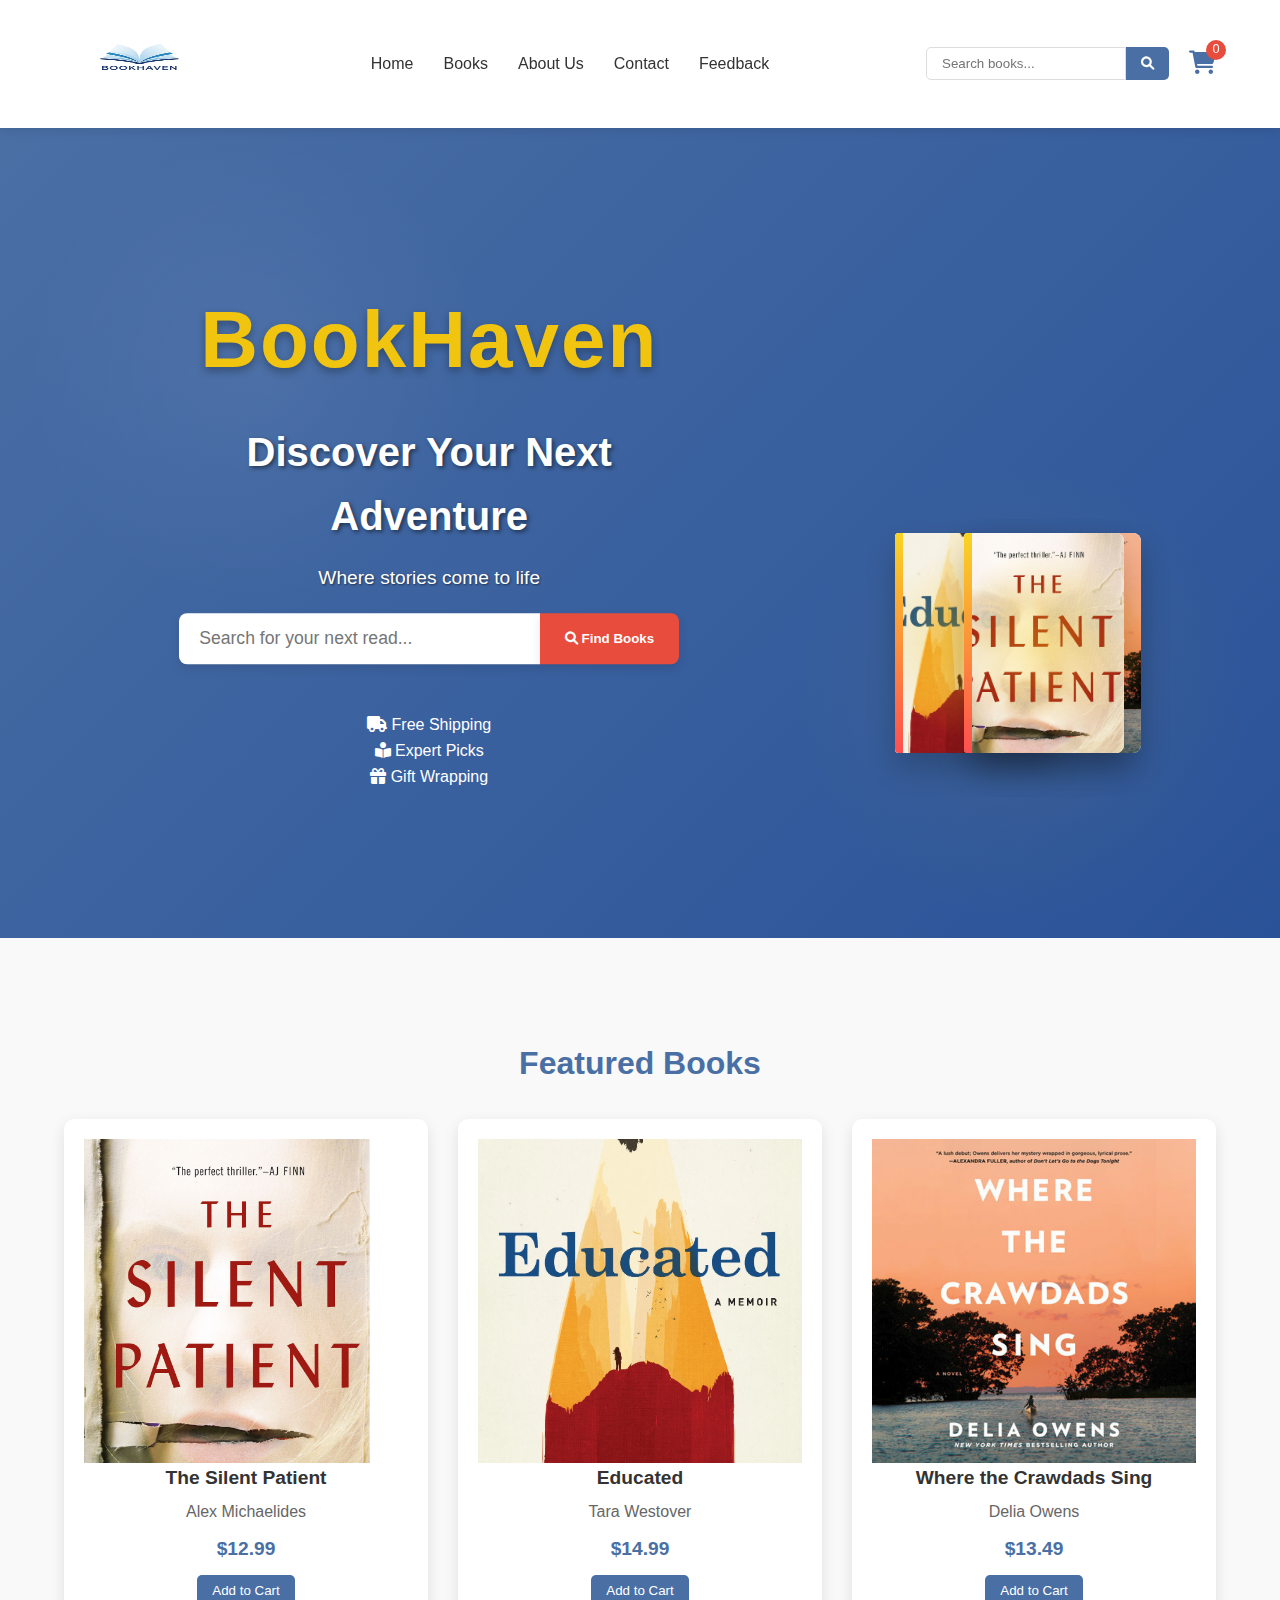
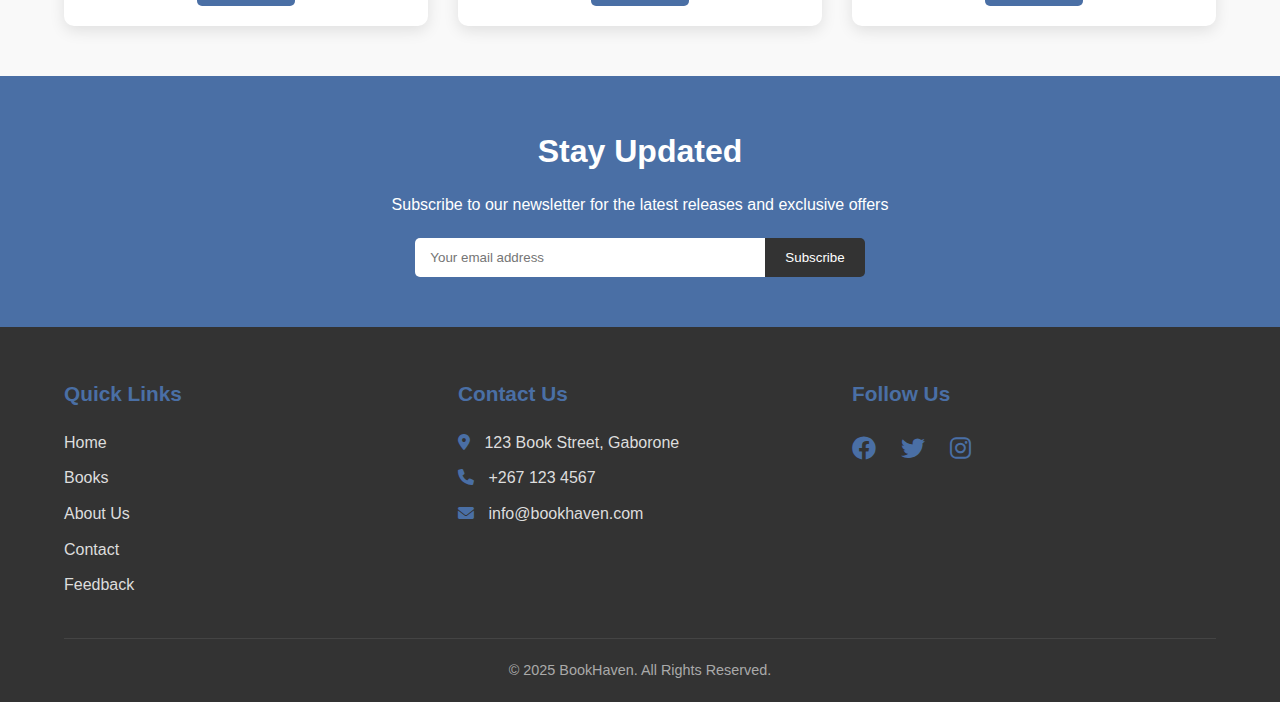
<file: index.html>
<!DOCTYPE html>
<html lang="en">
<head>
    <meta charset="UTF-8">
    <meta name="viewport" content="width=device-width, initial-scale=1.0">
    <title>BookHaven - Your Literary Paradise</title>
    <link rel="stylesheet" href="css/style.css">
    <link rel="stylesheet" href="https://cdnjs.cloudflare.com/ajax/libs/font-awesome/6.0.0-beta3/css/all.min.css">
</head>
<body>
    <header>
        <div class="logo-container">
            <img src="images/logo.png" alt="BookHaven Logo" width="150" height="80">
        </div>
        <nav>
            <ul>
                <li><a href="index.html">Home</a></li>
                <li><a href="books.html">Books</a></li>
                <li><a href="about.html">About Us</a></li>
                <li><a href="contact.html">Contact</a></li>
                <li><a href="feedback.html">Feedback</a></li>
            </ul>
        </nav>
        <div class="search-cart">
            <div class="search-box">
                <input type="text" placeholder="Search books...">
                <button><i class="fas fa-search"></i></button>
            </div>
            <div class="cart">
                <i class="fas fa-shopping-cart"></i>
                <span class="cart-count">0</span>
            </div>
        </div>
    </header>

    <section class="hero">
        <div class="hero-background">
            <!-- Animated particles will be added by JavaScript -->
        </div>
        
        <div class="hero-content">
            <div class="hero-text">
                <div class="store-name">BookHaven</div>
                <h1 class="hero-title">Discover Your Next Adventure</h1>
                <p class="hero-subtitle">Where stories come to life</p>
                
                <div class="hero-search">
                    <input type="text" placeholder="Search for your next read...">
                    <button><i class="fas fa-search"></i> Find Books</button>
                </div>
                
                <div class="hero-highlights">
                    <div class="highlight-item">
                        <i class="fas fa-truck"></i>
                        <span>Free Shipping</span>
                    </div>
                    <div class="highlight-item">
                        <i class="fas fa-book-reader"></i>
                        <span>Expert Picks</span>
                    </div>
                    <div class="highlight-item">
                        <i class="fas fa-gift"></i>
                        <span>Gift Wrapping</span>
                    </div>
                </div>
            </div>
            
            <!-- Floating books container on the right -->
            <div class="floating-books-container">
                <div class="floating-book" style="--delay: 0s">
                    <img src="images/books/book1.png" alt="Featured Book">
                    <div class="book-glow"></div>
                </div>
                <div class="floating-book" style="--delay: 0.4s">
                    <img src="images/books/book2.png" alt="Featured Book">
                    <div class="book-glow"></div>
                </div>
                <div class="floating-book" style="--delay: 0.8s">
                    <img src="images/books/book3.png" alt="Featured Book">
                    <div class="book-glow"></div>
                </div>
            </div>
        </div>
    </section>
    <section class="featured-books">
        <h2>Featured Books</h2>
        <div class="book-grid">
            <div class="book-card">
                <img 
                src="images/books/book1.png" 
                alt="The Silent Patient" 
                style="max-width: 100%; height: auto; display: block;"
                >
                <h3>The Silent Patient</h3>
                <p>Alex Michaelides</p>
                <div class="price">$12.99</div>
                <button class="add-to-cart">Add to Cart</button>
            </div>
            <div class="book-card">
                <img 
                            
                src="images/books/book2.png" 
                alt="Educated" 
                style="max-width: 100%; height: auto; display: block;"
                >
                <h3>Educated</h3>
                <p>Tara Westover</p>
                <div class="price">$14.99</div>
                <button class="add-to-cart">Add to Cart</button>
            </div>
            <div class="book-card">
                <img 
                src="images/books/book3.png" 
                alt="Where the Crawdads Sing" 
                style="max-width: 100%; height: auto; display: block;"
                >
                <h3>Where the Crawdads Sing</h3>
                <p>Delia Owens</p>
                <div class="price">$13.49</div>
                <button class="add-to-cart">Add to Cart</button>
            </div>
        </div>
    </section>

    <section class="newsletter">
        <h2>Stay Updated</h2>
        <p>Subscribe to our newsletter for the latest releases and exclusive offers</p>
        <form>
            <input type="email" placeholder="Your email address" required>
            <button type="submit">Subscribe</button>
        </form>
    </section>

    <footer>
        <div class="footer-content">
            <div class="footer-section">
                <h3>Quick Links</h3>
                <ul>
                    <li><a href="index.html">Home</a></li>
                    <li><a href="books.html">Books</a></li>
                    <li><a href="about.html">About Us</a></li>
                    <li><a href="contact.html">Contact</a></li>
                    <li><a href="feedback.html">Feedback</a></li>
                </ul>
            </div>
            <div class="footer-section">
                <h3>Contact Us</h3>
                <p><i class="fas fa-map-marker-alt"></i> 123 Book Street, Gaborone</p>
                <p><i class="fas fa-phone"></i> +267 123 4567</p>
                <p><i class="fas fa-envelope"></i> info@bookhaven.com</p>
            </div>
            <div class="footer-section">
                <h3>Follow Us</h3>
                <div class="social-icons">
                    <a href="#"><i class="fab fa-facebook"></i></a>
                    <a href="#"><i class="fab fa-twitter"></i></a>
                    <a href="#"><i class="fab fa-instagram"></i></a>
                </div>
            </div>
        </div>
        <div class="footer-bottom">
            <p>&copy; 2025 BookHaven. All Rights Reserved.</p>
        </div>
    </footer>

    <script src="js/script.js"></script>
</body>
</html>
</file>
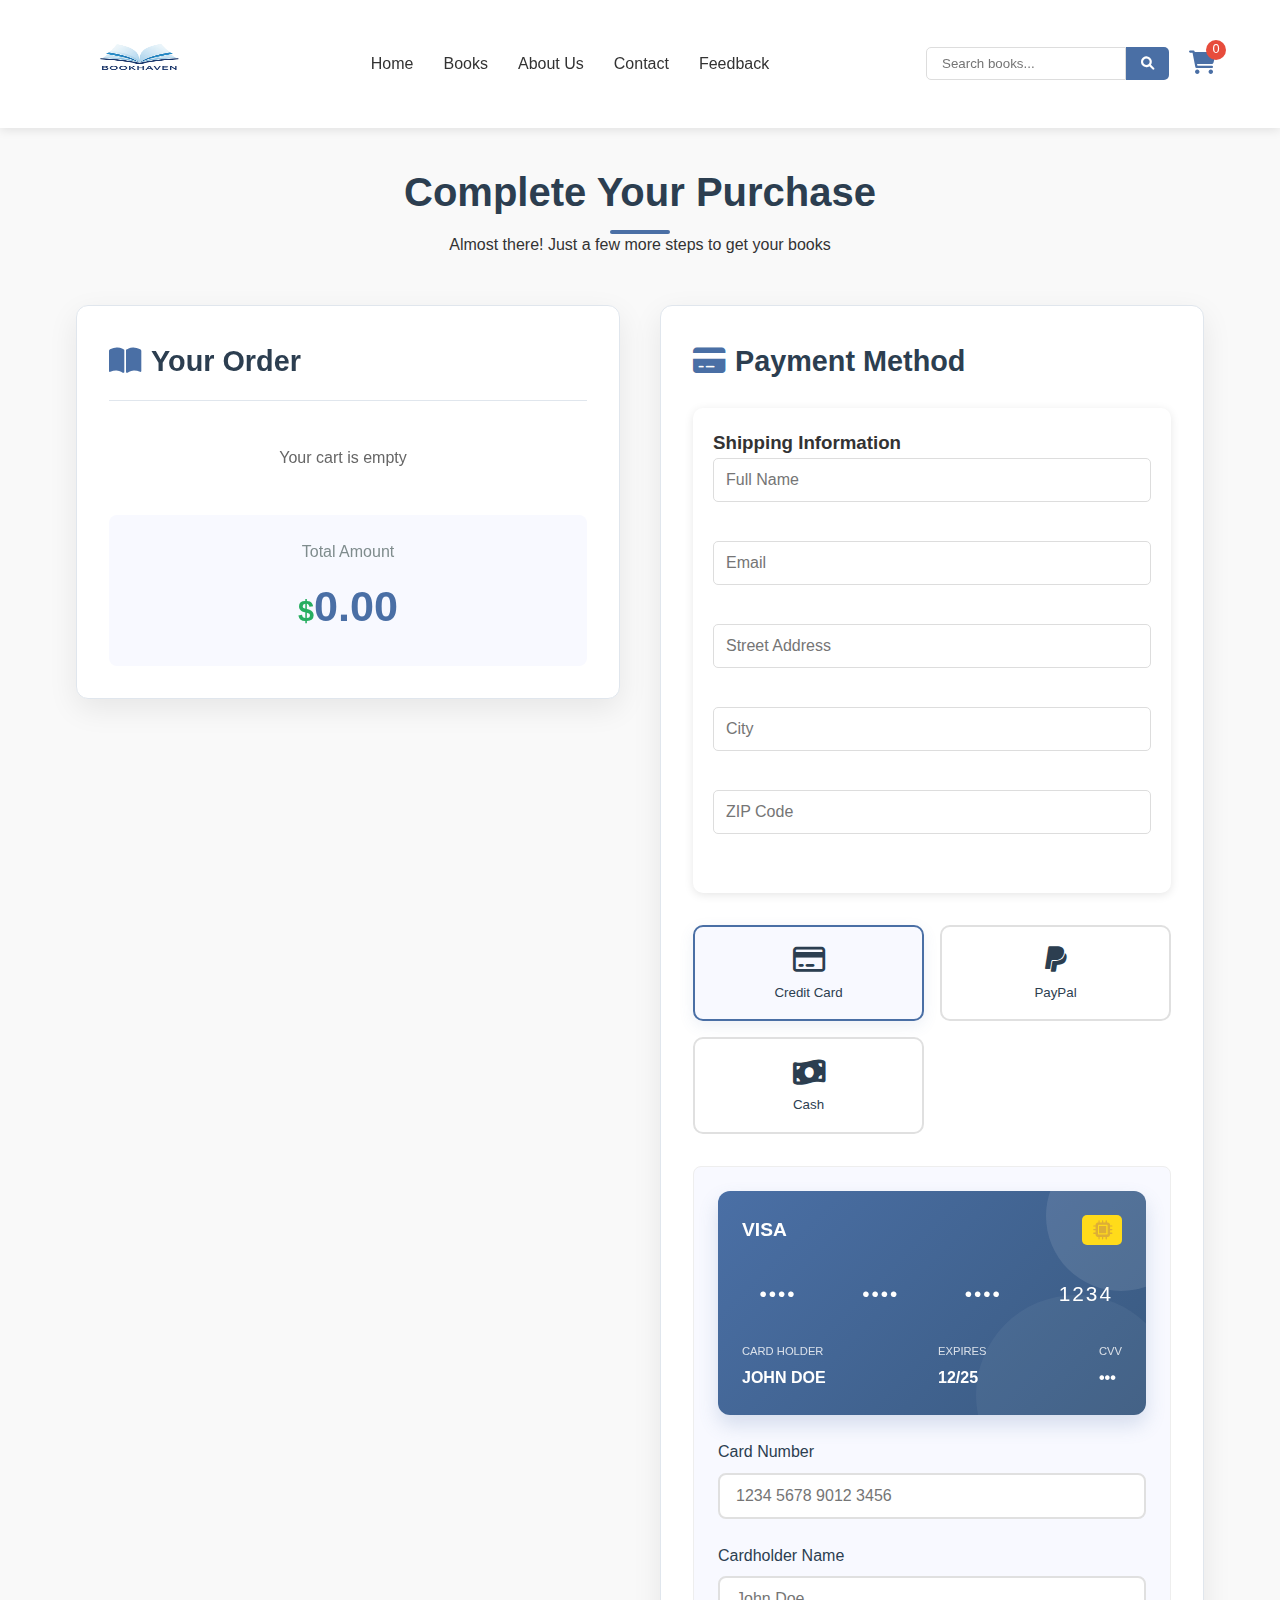
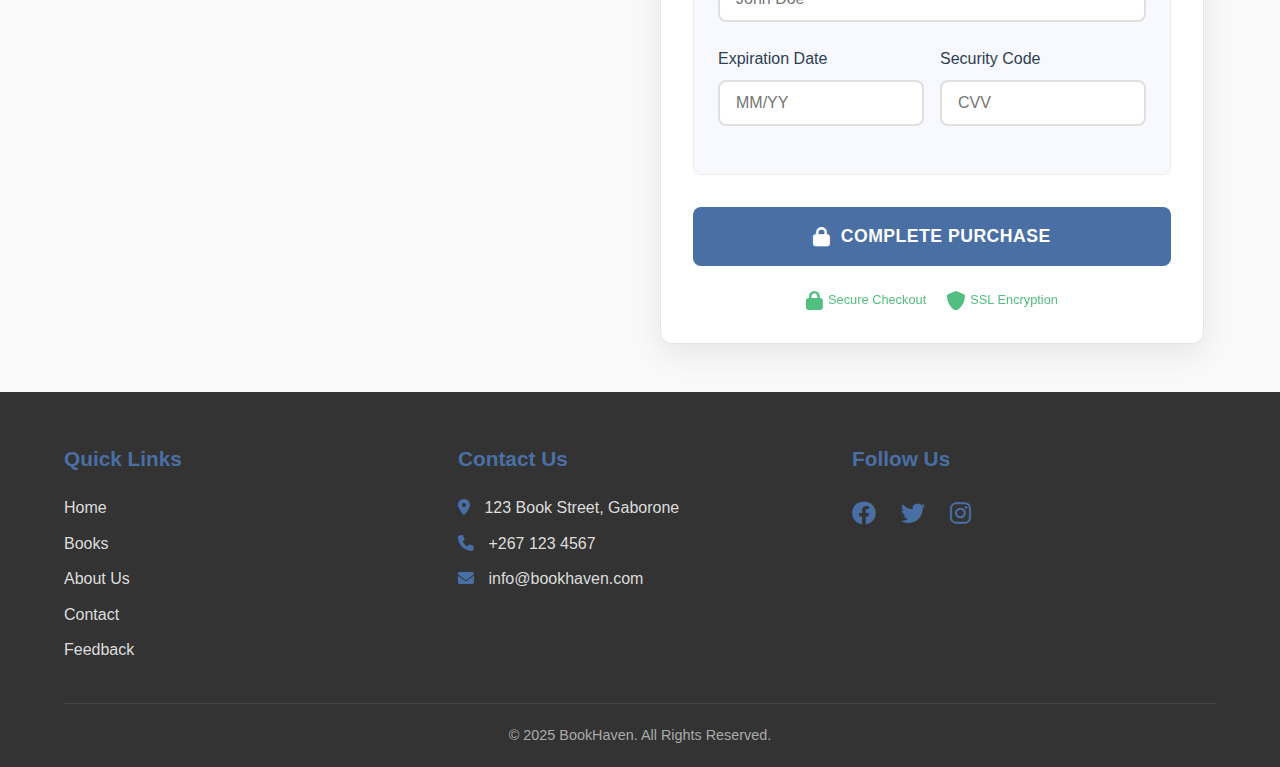
<file: checkout.html>
<!DOCTYPE html>
<html lang="en">
<head>
    <meta charset="UTF-8">
    <meta name="viewport" content="width=device-width, initial-scale=1.0">
    <title>Checkout - BookHaven</title>
    <link rel="stylesheet" href="css/style.css">
    <link rel="stylesheet" href="css/checkout.css">
    <link rel="stylesheet" href="https://cdnjs.cloudflare.com/ajax/libs/font-awesome/6.0.0-beta3/css/all.min.css">
  
</head>
<body>
    <header>
        <div class="logo-container">
            <img src="images/logo.png" alt="BookHaven Logo" width="150" height="80">
        </div>
        <nav>
            <ul>
                <li><a href="index.html">Home</a></li>
                <li><a href="books.html">Books</a></li>
                <li><a href="about.html">About Us</a></li>
                <li><a href="contact.html">Contact</a></li>
                <li><a href="feedback.html">Feedback</a></li>
            </ul>
        </nav>
        <div class="search-cart">
            <div class="search-box">
                <input type="text" id="searchInput" placeholder="Search books...">
                <button id="searchBtn"><i class="fas fa-search"></i></button>
            </div>
            <div class="cart" id="cartIcon">
                <i class="fas fa-shopping-cart"></i>
                <span class="cart-count">0</span>
            </div>
        </div>
    </header>

    <main class="checkout-page">
        <div class="checkout-header">
            <h1>Complete Your Purchase</h1>
            <p>Almost there! Just a few more steps to get your books</p>
        </div>
        
        <div class="checkout-section">
            <!-- Order Summary with Book Items -->
            <div class="order-summary">
                <h2><i class="fas fa-book-open"></i> Your Order</h2>
                
                <div class="order-items" id="orderItems">
                    <!-- Dynamically populated from cart -->
                    <div class="order-item">
                        <img src="images/books/book1.png" alt="The Silent Patient">
                        <div class="item-details">
                            <div class="item-title">The Silent Patient</div>
                            <div class="item-meta">
                                <span>1 × $12.99</span>
                                <span>$12.99</span>
                            </div>
                        </div>
                    </div>
                    
                    <div class="order-item">
                        <img src="images/books/book2.png" alt="Educated">
                        <div class="item-details">
                            <div class="item-title">Educated</div>
                            <div class="item-meta">
                                <span>2 × $14.99</span>
                                <span>$29.98</span>
                            </div>
                        </div>
                    </div>
                </div>
                
                <div class="total-amount">
                    <div class="total-label">Total Amount</div>
                    <div class="total-price">$<span id="checkoutTotal">42.97</span></div>
                </div>
            </div>

            <!-- Payment Section -->
            <div class="payment-methods">
                <h2><i class="fas fa-credit-card"></i> Payment Method</h2>
                
                <form id="checkoutForm" class="checkout-form">
                    <div class="form-section">
                        <h3>Shipping Information</h3>
                        <div class="form-group">
                            <input type="text" class="form-control" placeholder="Full Name" required>
                        </div>
                        <div class="form-group">
                            <input type="email" class="form-control" placeholder="Email" required>
                        </div>
                        <div class="form-group">
                            <input type="text" class="form-control" placeholder="Street Address" required>
                        </div>
                        <div class="form-group">
                            <input type="text" class="form-control" placeholder="City" required>
                        </div>
                        <div class="form-group">
                            <input type="text" class="form-control" placeholder="ZIP Code" required>
                        </div>
                    </div>
                </form>

                <div class="payment-options">
                    <button class="payment-method active" data-target="creditCardDetails">
                        <i class="far fa-credit-card"></i>
                        Credit Card
                    </button>
                    <button class="payment-method" data-target="paypalDetails">
                        <i class="fab fa-paypal"></i>
                        PayPal
                    </button>
                    <button class="payment-method" data-target="cashDetails">
                        <i class="fas fa-money-bill-wave"></i>
                        Cash
                    </button>
                </div>

                <!-- Credit Card Section - Enhanced -->
                <div class="payment-details" id="creditCardDetails">
                    <div class="credit-card">
                        <div class="card-header">
                            <div class="card-type">VISA</div>
                            <div class="card-chip">
                                <i class="fas fa-microchip"></i>
                            </div>
                        </div>
                        <div class="card-number">
                            <span>••••</span>
                            <span>••••</span>
                            <span>••••</span>
                            <span>1234</span>
                        </div>
                        <div class="card-footer">
                            <div class="card-info">
                                <span class="card-label">CARD HOLDER</span>
                                <span class="card-value">JOHN DOE</span>
                            </div>
                            <div class="card-info">
                                <span class="card-label">EXPIRES</span>
                                <span class="card-value">12/25</span>
                            </div>
                            <div class="card-info">
                                <span class="card-label">CVV</span>
                                <span class="card-value">•••</span>
                            </div>
                        </div>
                    </div>

                    <form id="creditCardForm">
                        <div class="form-group">
                            <label>Card Number</label>
                            <input type="text" class="form-control" placeholder="1234 5678 9012 3456" required>
                        </div>
                        <div class="form-group">
                            <label>Cardholder Name</label>
                            <input type="text" class="form-control" placeholder="John Doe" required>
                        </div>
                        <div class="form-row">
                            <div class="form-group">
                                <label>Expiration Date</label>
                                <input type="text" class="form-control" placeholder="MM/YY" required>
                            </div>
                            <div class="form-group">
                                <label>Security Code</label>
                                <input type="text" class="form-control" placeholder="CVV" required>
                            </div>
                        </div>
                    </form>
                </div>

                                
                <div class="payment-details" id="paypalDetails" style="display: none;">
                    <button class="paypal-button">
                        <img src="images/paypal-logo.png" alt="PayPal" style="height: 18px;"> <!-- Reduced from 24px -->
                    </button>
                    <p style="text-align: center; margin-top: 1rem; color: #7f8c8d; font-size: 0.9rem;">
                        You'll be redirected to PayPal to complete your purchase
                    </p>
                </div>

                <div class="payment-details" id="cashDetails" style="display: none;">
                    <div style="text-align: center; padding: 1rem;">
                        <i class="fas fa-money-bill-wave" style="font-size: 3rem; color: #27ae60; margin-bottom: 1rem;"></i>
                        <h3>Cash on Delivery</h3>
                        <p>Pay when you receive your order</p>
                        <p>Available in selected areas</p>
                        <p style="margin-top: 1rem;"><strong>Delivery Fee:</strong> $2.99</p>
                    </div>
                </div>

                <button class="confirm-payment">
                    <i class="fas fa-lock"></i> Complete Purchase
                </button>

                <div class="security-badges">
                    <div class="security-badge">
                        <i class="fas fa-lock"></i>
                        <span>Secure Checkout</span>
                    </div>
                    <div class="security-badge">
                        <i class="fas fa-shield-alt"></i>
                        <span>SSL Encryption</span>
                    </div>
                </div>
            </div>
        </div>
    </main>

    <footer>
        <div class="footer-content">
            <div class="footer-section">
                <h3>Quick Links</h3>
                <ul>
                    <li><a href="index.html">Home</a></li>
                    <li><a href="books.html">Books</a></li>
                    <li><a href="about.html">About Us</a></li>
                    <li><a href="contact.html">Contact</a></li>
                    <li><a href="feedback.html">Feedback</a></li>
                </ul>
            </div>
            <div class="footer-section">
                <h3>Contact Us</h3>
                <p><i class="fas fa-map-marker-alt"></i> 123 Book Street, Gaborone</p>
                <p><i class="fas fa-phone"></i> +267 123 4567</p>
                <p><i class="fas fa-envelope"></i> info@bookhaven.com</p>
            </div>
            <div class="footer-section">
                <h3>Follow Us</h3>
                <div class="social-icons">
                    <a href="#"><i class="fab fa-facebook"></i></a>
                    <a href="#"><i class="fab fa-twitter"></i></a>
                    <a href="#"><i class="fab fa-instagram"></i></a>
                </div>
            </div>
        </div>
        <div class="footer-bottom">
            <p>&copy; 2025 BookHaven. All Rights Reserved.</p>
        </div>
    </footer>

    <script src="js/script.js"></script>
    <script>
        // Enhanced Checkout Functionality
        document.addEventListener('DOMContentLoaded', function() {
            // Load cart items from localStorage
            const cartItems = JSON.parse(localStorage.getItem('cartItems')) || [];
            const orderItemsContainer = document.getElementById('orderItems');
            const checkoutTotal = document.getElementById('checkoutTotal');
            
            // Render order items
            function renderOrderItems() {
                if (cartItems.length === 0) {
                    orderItemsContainer.innerHTML = '<p class="empty-cart">Your cart is empty</p>';
                    return;
                }
                
                let total = 0;
                orderItemsContainer.innerHTML = cartItems.map(item => `
                    <div class="order-item">
                        <img src="images/books/${item.image}" alt="${item.title}">
                        <div class="item-details">
                            <div class="item-title">${item.title}</div>
                            <div class="item-meta">
                                <span>${item.quantity} × $${item.price.toFixed(2)}</span>
                                <span>$${(item.price * item.quantity).toFixed(2)}</span>
                            </div>
                        </div>
                    </div>
                `).join('');
                
                // Calculate total
                total = cartItems.reduce((sum, item) => sum + (item.price * item.quantity), 0);
                checkoutTotal.textContent = total.toFixed(2);
            }
            
            // Payment method switching
            document.querySelectorAll('.payment-method').forEach(method => {
                method.addEventListener('click', function() {
                    document.querySelectorAll('.payment-method').forEach(m => m.classList.remove('active'));
                    this.classList.add('active');
                    document.querySelectorAll('.payment-details').forEach(d => d.style.display = 'none');
                    document.getElementById(this.dataset.target).style.display = 'block';
                });
            });
            
            // Form submission
            document.getElementById('checkoutForm').addEventListener('submit', function(e) {
                e.preventDefault();
                
                // Show processing animation
                const btn = document.querySelector('.confirm-payment');
                btn.innerHTML = '<i class="fas fa-spinner fa-spin"></i> Processing...';
                btn.disabled = true;
                
                // Simulate processing delay
                setTimeout(() => {
                    alert('Thank you for your purchase! Your order is being processed.');
                    localStorage.removeItem('cartItems');
                    window.location.href = 'index.html';
                }, 2000);
            });
            
            // Initialize
            renderOrderItems();
        });
    </script>
</body>
</html>
</file>
<file: css/style.css>
/* Global Styles */
* {
    margin: 0;
    padding: 0;
    box-sizing: border-box;
    font-family: 'Segoe UI', Tahoma, Geneva, Verdana, sans-serif;
}

body {
    line-height: 1.6;
    color: #333;
    background-color: #f9f9f9;
}

a {
    text-decoration: none;
    color: #333;
}

.btn {
    display: inline-block;
    padding: 10px 20px;
    background-color: #4a6fa5;
    color: white;
    border-radius: 5px;
    transition: background-color 0.3s;
}

.btn:hover {
    background-color: #3a5a80;
}

/* Header Styles */
header {
    display: flex;
    justify-content: space-between;
    align-items: center;
    padding: 20px 5%;
    background-color: white;
    box-shadow: 0 2px 10px rgba(0, 0, 0, 0.1);
    position: sticky;
    top: 0;
    z-index: 100;
}

.logo-container img {
    height: 80px;
}

nav ul {
    display: flex;
    list-style: none;
}

nav ul li {
    margin: 0 15px;
}

nav ul li a {
    font-weight: 500;
    transition: color 0.3s;
}

nav ul li a:hover {
    color: #4a6fa5;
}

.search-cart {
    display: flex;
    align-items: center;
}

.search-box {
    display: flex;
    margin-right: 20px;
}

.search-box input {
    padding: 8px 15px;
    border: 1px solid #ddd;
    border-radius: 5px 0 0 5px;
    width: 200px;
}

.search-box button {
    padding: 8px 15px;
    background-color: #4a6fa5;
    color: white;
    border: none;
    border-radius: 0 5px 5px 0;
    cursor: pointer;
}

.cart {
    position: relative;
    cursor: pointer;
}

.cart i {
    font-size: 1.5rem;
    color: #4a6fa5;
}

.cart-count {
    position: absolute;
    top: -10px;
    right: -10px;
    background-color: #e74c3c;
    color: white;
    border-radius: 50%;
    width: 20px;
    height: 20px;
    display: flex;
    justify-content: center;
    align-items: center;
    font-size: 0.8rem;
}

/* Hero Section */
.hero {
    position: relative;
    margin-bottom: 50px;
}

.hero img {
    width: 100%;
    height: auto;
    display: block;
}

.hero-text {
    position: absolute;
    top: 50%;
    left: 10%;
    transform: translateY(-50%);
    color: white;
    max-width: 500px;
}

.hero-text h1 {
    font-size: 2.5rem;
    margin-bottom: 15px;
    text-shadow: 2px 2px 4px rgba(0, 0, 0, 0.5);
}

.hero-text p {
    font-size: 1.2rem;
    margin-bottom: 20px;
    text-shadow: 1px 1px 2px rgba(0, 0, 0, 0.5);
}

/* Featured Books */
.featured-books {
    padding: 50px 5%;
    text-align: center;
}

.featured-books h2 {
    font-size: 2rem;
    margin-bottom: 30px;
    color: #4a6fa5;
}

.book-grid {
    display: grid;
    grid-template-columns: repeat(auto-fit, minmax(250px, 1fr));
    gap: 30px;
    margin-top: 30px;
}

.book-card {
    background: white;
    border-radius: 10px;
    overflow: hidden;
    box-shadow: 0 5px 15px rgba(0, 0, 0, 0.1);
    transition: transform 0.3s;
    padding: 20px;
    text-align: center;
}

.book-card:hover {
    transform: translateY(-10px);
}

.book-card img {
    width: 100%;
    height: 200px;  /* reduce height */
    object-fit: cover;
}


.book-card h3 {
    margin-bottom: 5px;
    font-size: 1.2rem;
}

.book-card p {
    color: #666;
    margin-bottom: 10px;
}

.price {
    font-weight: bold;
    color: #4a6fa5;
    font-size: 1.2rem;
    margin: 10px 0;
}

.add-to-cart {
    padding: 8px 15px;
    background-color: #4a6fa5;
    color: white;
    border: none;
    border-radius: 5px;
    cursor: pointer;
    transition: background-color 0.3s;
}

.add-to-cart:hover {
    background-color: #3a5a80;
}

/* Newsletter */
.newsletter {
    background-color: #4a6fa5;
    color: white;
    padding: 50px 5%;
    text-align: center;
}

.newsletter h2 {
    font-size: 2rem;
    margin-bottom: 15px;
}

.newsletter p {
    margin-bottom: 20px;
    max-width: 600px;
    margin-left: auto;
    margin-right: auto;
}

.newsletter form {
    display: flex;
    justify-content: center;
    max-width: 500px;
    margin: 0 auto;
}

.newsletter input {
    padding: 12px 15px;
    border: none;
    border-radius: 5px 0 0 5px;
    width: 70%;
}

.newsletter button {
    padding: 12px 20px;
    background-color: #333;
    color: white;
    border: none;
    border-radius: 0 5px 5px 0;
    cursor: pointer;
    transition: background-color 0.3s;
}

.newsletter button:hover {
    background-color: #222;
}

/* Footer */
footer {
    background-color: #333;
    color: white;
    padding: 50px 5% 20px;
}

.footer-content {
    display: grid;
    grid-template-columns: repeat(auto-fit, minmax(200px, 1fr));
    gap: 30px;
    margin-bottom: 30px;
}

.footer-section h3 {
    font-size: 1.3rem;
    margin-bottom: 20px;
    color: #4a6fa5;
}

.footer-section ul {
    list-style: none;
}

.footer-section ul li {
    margin-bottom: 10px;
}

.footer-section ul li a {
    color: #ddd;
    transition: color 0.3s;
}

.footer-section ul li a:hover {
    color: #4a6fa5;
}

.footer-section p {
    margin-bottom: 10px;
    color: #ddd;
}

.footer-section i {
    margin-right: 10px;
    color: #4a6fa5;
}

.social-icons {
    display: flex;
    gap: 15px;
}

.social-icons a {
    color: white;
    font-size: 1.5rem;
    transition: color 0.3s;
}

.social-icons a:hover {
    color: #4a6fa5;
}

.footer-bottom {
    text-align: center;
    padding-top: 20px;
    border-top: 1px solid #444;
    color: #aaa;
    font-size: 0.9rem;
}

/* Responsive Design */
@media (max-width: 768px) {
    header {
        flex-direction: column;
        padding: 15px;
    }

    .logo-container {
        margin-bottom: 15px;
    }

    nav ul {
        margin-bottom: 15px;
    }

    .search-cart {
        width: 100%;
        justify-content: center;
    }

    .hero-text {
        position: static;
        transform: none;
        padding: 20px;
        color: #333;
        max-width: 100%;
        text-align: center;
    }

    .hero-text h1, .hero-text p {
        text-shadow: none;
    }

    .newsletter form {
        flex-direction: column;
    }

    .newsletter input {
        width: 100%;
        border-radius: 5px;
        margin-bottom: 10px;
    }

    .newsletter button {
        width: 100%;
        border-radius: 5px;
    }
}

@media (max-width: 480px) {
    nav ul {
        flex-direction: column;
        align-items: center;
    }

    nav ul li {
        margin: 5px 0;
    }

    .search-box input {
        width: 150px;
    }
}


/* Cart Modal Styles */
.cart-modal {
  display: none;
  position: fixed;
  top: 0;
  left: 0;
  width: 100%;
  height: 100%;
  background-color: rgba(0, 0, 0, 0.7);
  z-index: 1001;
}

.cart-content {
  background-color: white;
  margin: 50px auto;
  padding: 20px;
  width: 80%;
  max-width: 600px;
  border-radius: 8px;
  position: relative;
  animation: modalOpen 0.3s ease-out;
}

.close-cart {
  position: absolute;
  top: 15px;
  right: 20px;
  font-size: 28px;
  cursor: pointer;
  color: #aaa;
}

.cart-items {
  max-height: 400px;
  overflow-y: auto;
  margin: 20px 0;
}

.cart-item {
  display: flex;
  justify-content: space-between;
  align-items: center;
  padding: 10px 0;
  border-bottom: 1px solid #eee;
}

.cart-item-info {
  flex: 1;
}

.cart-item-title {
  font-weight: bold;
}

.cart-item-price {
  color: #4a6fa5;
  margin: 5px 0;
}

.cart-item-quantity {
  display: flex;
  align-items: center;
}

.cart-item-quantity button {
  background: #f5f5f5;
  border: 1px solid #ddd;
  width: 25px;
  height: 25px;
  border-radius: 4px;
  cursor: pointer;
}

.cart-item-quantity span {
  margin: 0 10px;
}

.remove-item {
  color: #ff6b6b;
  cursor: pointer;
  margin-left: 15px;
}

.cart-total {
  text-align: right;
  font-size: 1.2rem;
  margin-top: 20px;
}

.checkout-btn {
  background-color: #4a6fa5;
  color: white;
  border: none;
  padding: 10px 20px;
  border-radius: 5px;
  cursor: pointer;
  margin-top: 10px;
  font-size: 1rem;
}

.checkout-btn:hover {
  background-color: #3a5a80;
}

/* Checkout Page Styles */
.checkout-page {
    max-width: 800px;
    margin: 40px auto;
    padding: 20px;
}

.checkout-form {
    display: grid;
    gap: 30px;
}

.form-section {
    background: white;
    padding: 20px;
    border-radius: 10px;
    box-shadow: 0 2px 10px rgba(0,0,0,0.1);
}

.checkout-form input {
    width: 100%;
    padding: 12px;
    margin-bottom: 15px;
    border: 1px solid #ddd;
    border-radius: 5px;
}

.card-details {
    display: grid;
    grid-template-columns: 1fr 1fr;
    gap: 15px;
}

.empty-cart {
    text-align: center;
    color: #666;
    padding: 20px;
}

.cart-item {
    display: flex;
    justify-content: space-between;
    padding: 15px 0;
    border-bottom: 1px solid #eee;
}

.remove-item {
    background: none;
    border: none;
    color: #e74c3c;
    font-size: 1.2rem;
    cursor: pointer;
}
  

/* checkout.css */
.checkout-section {
    max-width: 1200px;
    margin: 2rem auto;
    display: grid;
    gap: 2rem;
    padding: 1rem;
}

.order-summary {
    background: #fff;
    padding: 2rem;
    border-radius: 10px;
    box-shadow: 0 2px 10px rgba(0,0,0,0.1);
}

.payment-methods {
    background: #fff;
    padding: 2rem;
    border-radius: 10px;
    box-shadow: 0 2px 10px rgba(0,0,0,0.1);
}

.payment-options {
    display: grid;
    gap: 1rem;
    grid-template-columns: repeat(auto-fit, minmax(200px, 1fr));
    margin: 1rem 0;
}

.payment-method {
    padding: 1rem;
    border: 2px solid #ddd;
    border-radius: 8px;
    background: none;
    cursor: pointer;
    transition: all 0.3s;
}

.payment-method.active {
    border-color: #4a6fa5;
    background: #f0f4f8;
}

.payment-details {
    margin: 1rem 0;
    padding: 1rem;
    border: 1px solid #eee;
    border-radius: 8px;
}

.confirm-payment {
    width: 100%;
    padding: 1rem;
    background: #4a6fa5;
    color: white;
    border: none;
    border-radius: 8px;
    font-size: 1.1rem;
    cursor: pointer;
    transition: background 0.3s;
}

.confirm-payment:hover {
    background: #3a5a80;
}


.cart-modal {
    position: fixed;
    top: 0;
    right: 0;
    width: 400px;
    height: 100vh;
    background: white;
    box-shadow: -2px 0 10px rgba(0,0,0,0.1);
    transition: transform 0.3s ease;
    z-index: 1000;
}

.cart-item img {
    max-height: 80px;
    margin-right: 15px;
}

#checkoutTotal {
    font-size: 1.5em;
    color: #4a6fa5;
    font-weight: bold;
}





/* ==================== */
/* HERO SECTION - BOOKHAVEN */
/* ==================== */
.hero {
    position: relative;
    height: 90vh;
    min-height: 700px;
    background: linear-gradient(135deg, #4a6fa5 0%, #2a5298 100%);
    color: white;
    overflow: hidden;
    display: flex;
    align-items: center;
    justify-content: center; /* Center content vertically and horizontally */
    padding: 0 5%;
    text-align: center; /* Center text for all child elements */
}

.hero::before {
    content: '';
    position: absolute;
    top: 0;
    left: 0;
    width: 100%;
    height: 100%;
    background: 
        radial-gradient(circle at 20% 30%, rgba(255, 255, 255, 0.05) 0%, transparent 20%),
        radial-gradient(circle at 80% 70%, rgba(255, 215, 0, 0.05) 0%, transparent 20%);
}

.hero-content {
    position: relative;
    z-index: 3;
    max-width: 1200px;
    width: 100%;
    display: flex;
    flex-direction: column;
    align-items: center;
}

/* BookHaven Logo/Title */
.store-name {
    font-size: 5rem;
    font-weight: 700;
    margin-bottom: 1rem;
    color: #f1c40f;
    text-shadow: 0 4px 8px rgba(0,0,0,0.3);
    animation: fadeIn 0.8s ease;
    letter-spacing: 2px;
}

/* Hero Text Elements */
.hero-tagline {
    font-size: 1.8rem;
    margin-bottom: 2rem;
    opacity: 0.9;
    max-width: 700px;
    animation: fadeInUp 0.8s ease 0.2s both;
}

/* Search Section */
.hero-search {
    display: flex;
    max-width: 600px;
    width: 100%;
    margin-bottom: 3rem;
    animation: fadeInUp 0.8s ease 0.4s both;
}

.hero-search input {
    flex: 1;
    padding: 15px 20px;
    border: none;
    border-radius: 8px 0 0 8px;
    font-size: 1.1rem;
    box-shadow: 0 4px 10px rgba(0,0,0,0.1);
}

.hero-search button {
    padding: 0 25px;
    background: #e74c3c;
    color: white;
    border: none;
    border-radius: 0 8px 8px 0;
    font-weight: 600;
    cursor: pointer;
    transition: all 0.3s;
    box-shadow: 0 4px 10px rgba(0,0,0,0.1);
}

.hero-search button:hover {
    background: #c0392b;
    transform: translateY(-2px);
}

/* Floating Books - Right Side Only */
/* Floating Books Container */
.floating-books-container {
    position: absolute;
    right: 5%;
    top: 50%;
    transform: translateY(-50%);
    width: 30%;
    max-width: 400px;
    height: 80%;
    display: none; /* Hidden on mobile */
}

@media (min-width: 992px) {
    .floating-books-container {
        display: block;
    }
}

/* Floating Book Elements */
.floating-book {
    position: absolute;
    width: 160px;
    height: 220px;
    border-radius: 4px 8px 8px 4px;
    overflow: hidden; /* Ensures content stays within bounds */
    box-shadow: 0 15px 30px rgba(0,0,0,0.2);
    animation: floatBook 8s infinite ease-in-out;
    animation-delay: var(--delay);
    background: white; /* Fallback if image doesn't load */
}

/* Book Image Styling */
.floating-book img {
    width: 100%;
    height: 100%;
    object-fit: cover; /* Ensures image covers container while maintaining aspect ratio */
    object-position: center; /* Centers the image within container */
    display: block; /* Removes default image spacing */
}

/* Book Spine Effect */
.floating-book::before {
    content: '';
    position: absolute;
    left: 0;
    top: 0;
    height: 100%;
    width: 8px;
    background: linear-gradient(to bottom, #f9d423 0%, #ff4e50 100%);
    z-index: 2; /* Places spine above image */
}

/* Glow Effect */
.book-glow {
    position: absolute;
    top: 0;
    left: 0;
    width: 100%;
    height: 100%;
    background: radial-gradient(circle at center, rgba(241, 196, 15, 0.4) 0%, transparent 70%);
    z-index: 1; /* Places glow between spine and image */
    animation: pulse 4s infinite ease-in-out;
    animation-delay: var(--delay);
}

/* Book Positioning Adjustments */
.floating-book:nth-child(1) {
    top: 15%;
    right: 10%;
    --rotation: -15deg;
    z-index: 3;
}

.floating-book:nth-child(2) {
    top: 50%;
    right: 30%;
    --rotation: 5deg;
    z-index: 2;
}

.floating-book:nth-child(3) {
    top: 30%;
    right: 5%;
    --rotation: 15deg;
    z-index: 1;
}

/* Animation Adjustments */
@keyframes floatBook {
    0%, 100% {
        transform: translateY(0) rotate(var(--rotation));
    }
    50% {
        transform: translateY(-20px) rotate(calc(var(--rotation) + 5deg));
    }
}

@keyframes pulse {
    0%, 100% {
        opacity: 0.6;
        transform: scale(1);
    }
    50% {
        opacity: 0.9;
        transform: scale(1.02);
    }
}

/* Mobile Optimizations */
@media (max-width: 768px) {
    .store-name {
        font-size: 3.5rem;
    }
    
    .hero-tagline {
        font-size: 1.4rem;
    }
    
    .hero-search {
        flex-direction: column;
    }
    
    .hero-search input,
    .hero-search button {
        width: 100%;
        border-radius: 8px;
    }
    
    .hero-search button {
        margin-top: 10px;
        padding: 15px;
    }
}
</file>
<file: css/checkout.css>
/* Enhanced Checkout Styles */
        .checkout-page {
            max-width: 1200px;
            margin: 2rem auto;
            padding: 0 20px;
            font-family: 'Segoe UI', Tahoma, Geneva, Verdana, sans-serif;
        }

        .checkout-header {
            text-align: center;
            margin-bottom: 2rem;
            position: relative;
        }

        .checkout-header h1 {
            font-size: 2.5rem;
            color: #2c3e50;
            margin-bottom: 0.5rem;
            position: relative;
            display: inline-block;
        }

        .checkout-header h1:after {
            content: '';
            position: absolute;
            width: 60px;
            height: 4px;
            background: #4a6fa5;
            bottom: -10px;
            left: 50%;
            transform: translateX(-50%);
            border-radius: 2px;
        }

        .checkout-section {
            display: grid;
            grid-template-columns: 1fr 1fr;
            gap: 40px;
            margin-top: 2rem;
        }

        /* Order Summary - Enhanced */
        .order-summary {
            background: #ffffff;
            padding: 2rem;
            border-radius: 12px;
            box-shadow: 0 10px 30px rgba(0,0,0,0.08);
            position: sticky;
            top: 20px;
            height: fit-content;
            border: 1px solid #e0e6ed;
        }

        .order-summary h2 {
            color: #2c3e50;
            font-size: 1.8rem;
            margin-bottom: 1.5rem;
            padding-bottom: 1rem;
            border-bottom: 1px solid #e0e6ed;
            display: flex;
            align-items: center;
        }

        .order-summary h2 i {
            margin-right: 10px;
            color: #4a6fa5;
        }

        .order-items {
            margin: 1.5rem 0;
            max-height: 400px;
            overflow-y: auto;
            padding-right: 10px;
        }

        .order-item {
            display: flex;
            align-items: center;
            padding: 1rem 0;
            border-bottom: 1px solid #f0f4f8;
        }

        .order-item:last-child {
            border-bottom: none;
        }

        .order-item img {
            width: 60px;
            height: 80px;
            object-fit: cover;
            border-radius: 4px;
            margin-right: 15px;
            box-shadow: 0 3px 10px rgba(0,0,0,0.1);
        }

        .item-details {
            flex: 1;
        }

        .item-title {
            font-weight: 600;
            color: #2c3e50;
            margin-bottom: 5px;
        }

        .item-meta {
            display: flex;
            justify-content: space-between;
            color: #7f8c8d;
            font-size: 0.9rem;
        }

        .total-amount {
            background: #f8f9ff;
            padding: 1.5rem;
            border-radius: 8px;
            margin-top: 1.5rem;
            text-align: center;
        }

        .total-label {
            font-size: 1rem;
            color: #7f8c8d;
            margin-bottom: 0.5rem;
        }

        .total-price {
            font-size: 1.8rem;
            color: #27ae60;
            font-weight: 700;
        }

        /* Payment Methods - Enhanced */
        .payment-methods {
            background: #ffffff;
            padding: 2rem;
            border-radius: 12px;
            box-shadow: 0 10px 30px rgba(0,0,0,0.08);
            border: 1px solid #e0e6ed;
        }

        .payment-methods h2 {
            color: #2c3e50;
            font-size: 1.8rem;
            margin-bottom: 1.5rem;
            display: flex;
            align-items: center;
        }

        .payment-methods h2 i {
            margin-right: 10px;
            color: #4a6fa5;
        }

        .payment-options {
            display: grid;
            gap: 1rem;
            grid-template-columns: repeat(auto-fit, minmax(180px, 1fr));
            margin: 2rem 0;
        }

        .payment-method {
            padding: 1.2rem;
            border: 2px solid #e0e0e0;
            border-radius: 10px;
            background: none;
            cursor: pointer;
            transition: all 0.3s ease;
            display: flex;
            flex-direction: column;
            align-items: center;
            gap: 10px;
            font-weight: 500;
            color: #2c3e50;
            text-align: center;
        }

        .payment-method i {
            font-size: 1.8rem;
        }

        .payment-method:hover {
            border-color: #4a6fa5;
            transform: translateY(-2px);
        }

        .payment-method.active {
            border-color: #4a6fa5;
            background: #f8f9ff;
            box-shadow: 0 5px 15px rgba(74, 111, 165, 0.1);
        }

        /* Credit Card Section - Super Enhanced */
        .payment-details {
            margin: 2rem 0;
            padding: 1.5rem;
            border: 1px solid #eee;
            border-radius: 8px;
            background: #f8f9ff;
            animation: fadeIn 0.3s ease-out;
        }

        .credit-card {
            background: linear-gradient(135deg, #4a6fa5, #3a5a80);
            border-radius: 12px;
            padding: 1.5rem;
            color: white;
            margin-bottom: 1.5rem;
            box-shadow: 0 10px 20px rgba(74, 111, 165, 0.2);
            position: relative;
            overflow: hidden;
        }

        .credit-card:before {
            content: '';
            position: absolute;
            top: -50px;
            right: -50px;
            width: 150px;
            height: 150px;
            background: rgba(255,255,255,0.1);
            border-radius: 50%;
        }

        .credit-card:after {
            content: '';
            position: absolute;
            bottom: -80px;
            right: -30px;
            width: 200px;
            height: 200px;
            background: rgba(255,255,255,0.05);
            border-radius: 50%;
        }

        .card-header {
            display: flex;
            justify-content: space-between;
            align-items: center;
            margin-bottom: 2rem;
        }

        .card-type {
            font-weight: 600;
            font-size: 1.2rem;
        }

        .card-chip {
            width: 40px;
            height: 30px;
            background: #ffd700;
            border-radius: 5px;
            display: flex;
            align-items: center;
            justify-content: center;
        }

        .card-chip i {
            color: #daa520;
            font-size: 1.2rem;
        }

        .card-number {
            font-family: 'Courier New', monospace;
            font-size: 1.3rem;
            letter-spacing: 2px;
            margin-bottom: 2rem;
            display: flex;
            justify-content: space-between;
        }

        .card-number span {
            width: 19%;
            text-align: center;
        }

        .card-footer {
            display: flex;
            justify-content: space-between;
        }

        .card-info {
            display: flex;
            flex-direction: column;
        }

        .card-label {
            font-size: 0.7rem;
            opacity: 0.8;
            margin-bottom: 5px;
        }

        .card-value {
            font-size: 1rem;
            font-weight: 600;
        }

        /* Form Styles */
        .form-group {
            margin-bottom: 1.5rem;
        }

        .form-group label {
            display: block;
            margin-bottom: 0.5rem;
            font-weight: 500;
            color: #2c3e50;
        }

        .form-control {
            width: 100%;
            padding: 12px 16px;
            border: 2px solid #e0e0e0;
            border-radius: 8px;
            font-size: 1rem;
            transition: all 0.3s ease;
            background: white;
        }

        .form-control:focus {
            border-color: #4a6fa5;
            box-shadow: 0 0 0 3px rgba(74, 111, 165, 0.1);
            outline: none;
        }

        .form-row {
            display: grid;
            grid-template-columns: 1fr 1fr;
            gap: 1rem;
        }

        /* Buttons */
        .confirm-payment {
            width: 100%;
            padding: 1.2rem;
            background: #4a6fa5;
            color: white;
            border: none;
            border-radius: 8px;
            font-size: 1.1rem;
            cursor: pointer;
            transition: all 0.3s ease;
            font-weight: 600;
            text-transform: uppercase;
            letter-spacing: 0.5px;
            margin-top: 1rem;
            display: flex;
            align-items: center;
            justify-content: center;
            gap: 10px;
        }

        .confirm-payment:hover {
            background: #3a5a80;
            transform: translateY(-2px);
            box-shadow: 0 5px 15px rgba(74, 111, 165, 0.3);
        }

        .confirm-payment i {
            font-size: 1.2rem;
        }

        /* Security Badges */
        .security-badges {
            display: flex;
            justify-content: center;
            gap: 20px;
            margin-top: 1.5rem;
            opacity: 0.8;
        }

        .security-badge {
            display: flex;
            align-items: center;
            gap: 5px;
            font-size: 0.8rem;
            color: #27ae60;
        }

        .security-badge i {
            font-size: 1.2rem;
        }

        /* Animations */
        @keyframes fadeIn {
            from { opacity: 0; transform: translateY(10px); }
            to { opacity: 1; transform: translateY(0); }
        }

        /* Responsive Design */
        @media (max-width: 768px) {
            .checkout-section {
                grid-template-columns: 1fr;
            }
            
            .order-summary {
                position: static;
                margin-bottom: 2rem;
            }
            
            .form-row {
                grid-template-columns: 1fr;
            }
        }

        @media (max-width: 480px) {
            .payment-options {
                grid-template-columns: 1fr;
            }
            
            .card-number {
                font-size: 1rem;
            }
        }
       



        .paypal-button {
            width: 100%;
            padding: 1rem;
            background: #ffc439;
            border: none;
            border-radius: 8px;
            cursor: pointer;
            transition: all 0.3s ease;
            display: flex;
            align-items: center;
            justify-content: center;
            gap: 8px;
            font-weight: 600;
            color: #253b80;
            font-size: 0.95rem;
        }

        .paypal-button:hover {
            background: #f2bb35;
            transform: translateY(-1px);
            box-shadow: 0 2px 8px rgba(0,0,0,0.1);
        }

        /* Make sure the image doesn't stretch */
        .paypal-button img {
            height: 18px;
            width: auto;
            object-fit: contain;
        }
</file>
